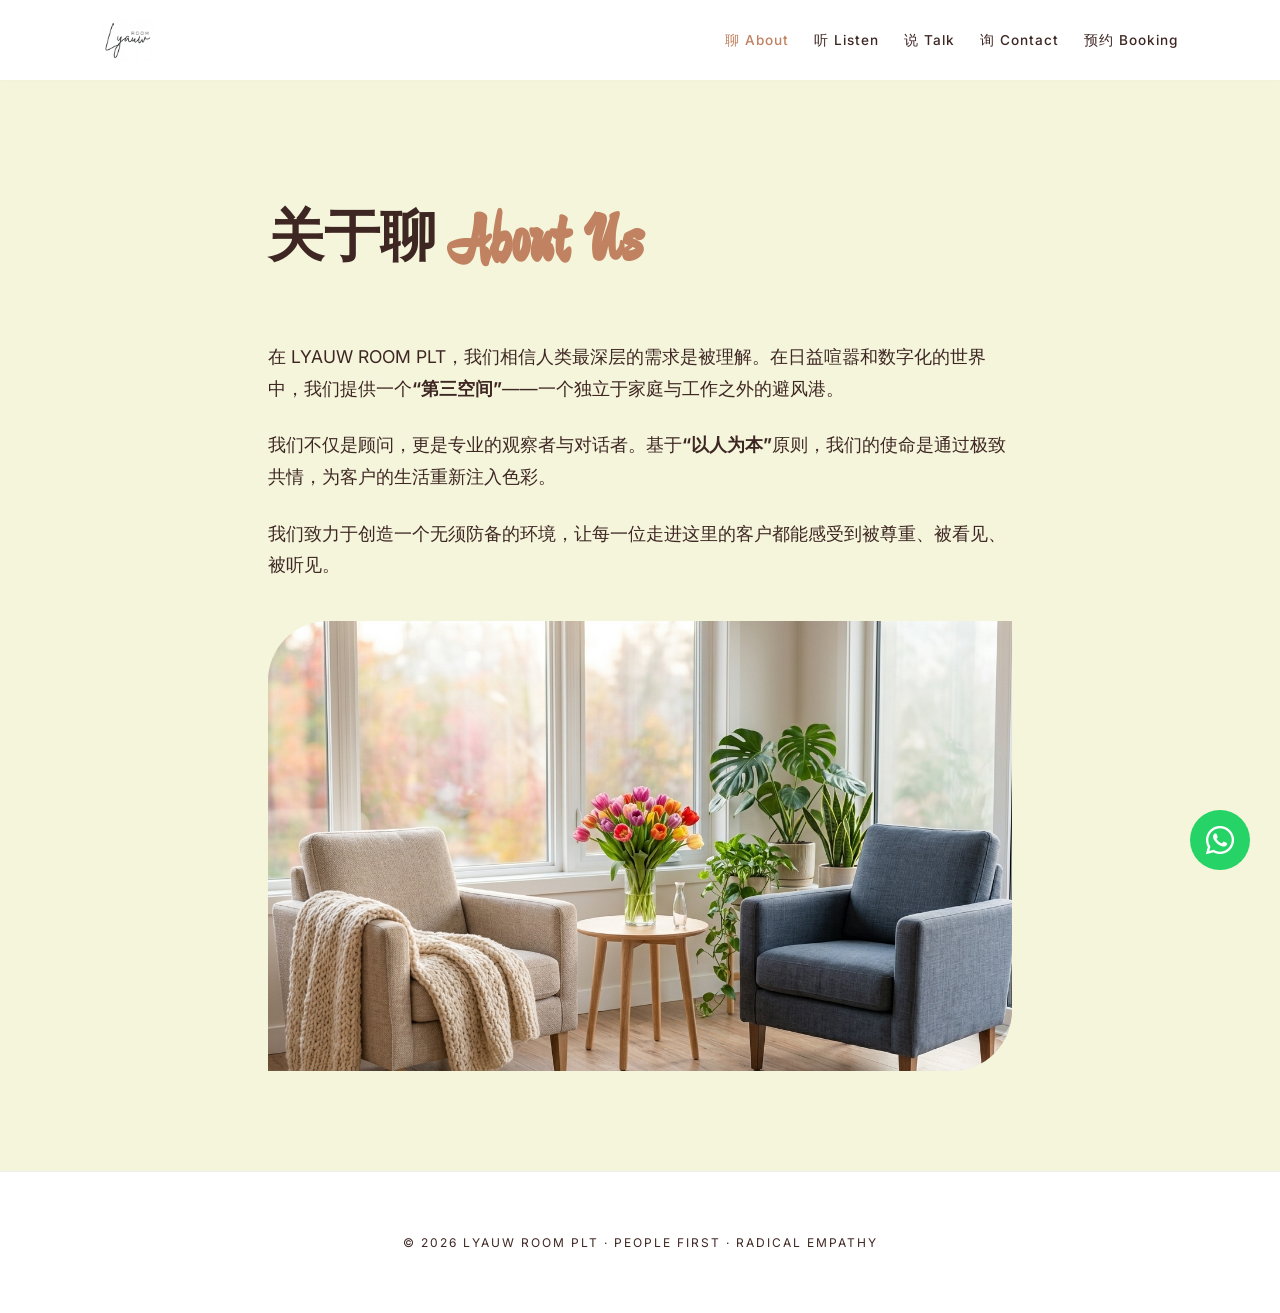
<file: about.html>
<!DOCTYPE html>
<html lang="zh">
<head>
    <meta charset="UTF-8">
    <meta name="viewport" content="width=device-width, initial-scale=1.0">
    <title>关于我们 | Lyauw Room</title>
    <link href="https://fonts.googleapis.com/css2?family=Ma+Shan+Zheng&family=Playfair+Display:ital,wght@0,400;0,700;1,400&family=Inter:wght@300;400;500&display=swap" rel="stylesheet">
    <link rel="stylesheet" href="https://cdnjs.cloudflare.com/ajax/libs/font-awesome/6.0.0/css/all.min.css">
    <style>
        :root { --bg-color: #F5F5DC; --text-main: #3E2723; --accent-color: #C08261; --white: #FFFFFF; --font-serif: 'Playfair Display', serif; --font-sans: 'Inter', sans-serif; --font-cursive: 'Ma Shan Zheng', cursive; }
        * { margin: 0; padding: 0; box-sizing: border-box; }
        body { font-family: var(--font-sans); background-color: var(--bg-color); color: var(--text-main); line-height: 1.8; }
        .cursive { font-family: var(--font-cursive); color: var(--accent-color); font-size: 1.2em; vertical-align: middle; }
        
        nav { display: flex; justify-content: space-between; align-items: center; padding: 0 8%; height: 80px; background: var(--white); position: sticky; top: 0; z-index: 1000; box-shadow: 0 1px 5px rgba(0,0,0,0.02); }
        .logo img { height: 42px; width: auto; display: block; }
        .nav-links { display: flex; gap: 25px; }
        .nav-links a { text-decoration: none; color: var(--text-main); font-size: 0.85rem; letter-spacing: 1px; font-weight: 500; transition: 0.3s; }
        .nav-links a:hover { color: var(--accent-color); }

        .page-content { padding: 100px 10%; max-width: 1000px; margin: 0 auto; }
        .page-content h1 { font-family: var(--font-serif); font-size: clamp(2.5rem, 5vw, 3.5rem); margin-bottom: 40px; }
        .page-content p { font-size: 1.1rem; margin-bottom: 25px; }
        
        .wa-float { position: fixed; bottom: 30px; right: 30px; background-color: #25D366; color: white; width: 60px; height: 60px; border-radius: 50%; display: flex; justify-content: center; align-items: center; font-size: 32px; z-index: 2000; text-decoration: none; }
        footer { background: var(--white); padding: 60px 20px; text-align: center; border-top: 1px solid #EEE; font-size: 0.75rem; letter-spacing: 2px; }
        @media (max-width: 768px) { .nav-links { display: none; } }
    </style>
</head>
<body>
    <nav>
        <div class="logo"><a href="index.html"><img src="logo.png" alt="Lyauw Room"></a></div>
        <div class="nav-links">
            <a href="about.html" style="color:var(--accent-color);">聊 About</a>
            <a href="listen.html">听 Listen</a>
            <a href="talk.html">说 Talk</a>
            <a href="contact.html">询 Contact</a>
            <a href="booking.html">预约 Booking</a>
        </div>
    </nav>

    <div class="page-content">
        <h1>关于聊 <span class="cursive">About Us</span></h1>
        <p>在 LYAUW ROOM PLT，我们相信人类最深层的需求是被理解。在日益喧嚣和数字化的世界中，我们提供一个<strong>“第三空间”</strong>——一个独立于家庭与工作之外的避风港。</p>
        <p>我们不仅是顾问，更是专业的观察者与对话者。基于<strong>“以人为本”</strong>原则，我们的使命是通过极致共情，为客户的生活重新注入色彩。</p>
        <p>我们致力于创造一个无须防备的环境，让每一位走进这里的客户都能感受到被尊重、被看见、被听见。</p>
        <img src="booking-bg.png" style="width:100%; height:450px; object-fit:cover; margin-top:40px; border-radius: 60px 0 60px 0; display:block;">
    </div>

    <a href="https://wa.me/60122395001" class="wa-float" target="_blank"><i class="fab fa-whatsapp"></i></a>
    <footer>&copy; 2026 LYAUW ROOM PLT · PEOPLE FIRST · RADICAL EMPATHY</footer>
</body>
</html>
</file>
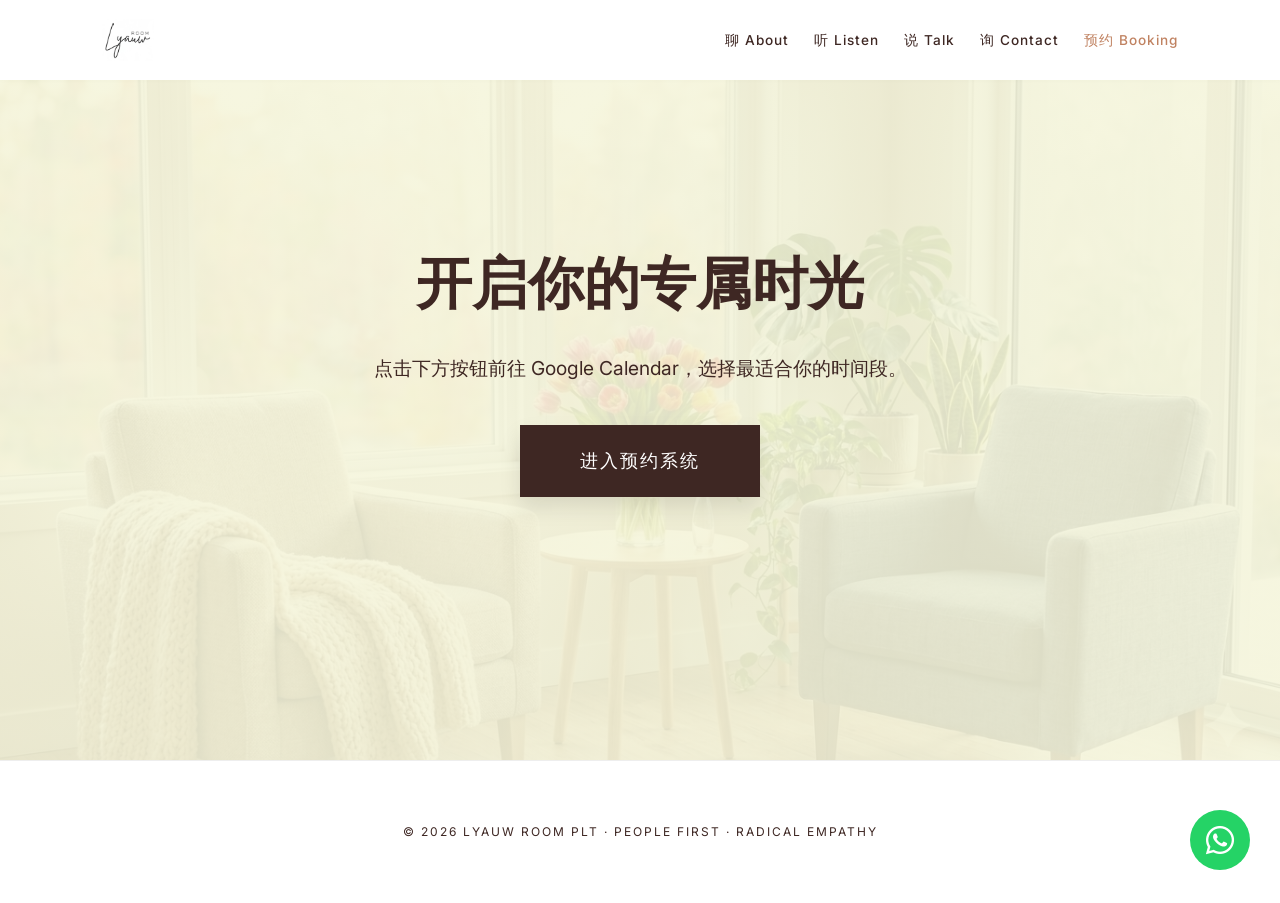
<file: booking.html>
<!DOCTYPE html>
<html lang="zh">
<head>
    <meta charset="UTF-8">
    <meta name="viewport" content="width=device-width, initial-scale=1.0">
    <title>预约 | Lyauw Room</title>
    <link href="https://fonts.googleapis.com/css2?family=Ma+Shan+Zheng&family=Playfair+Display:ital,wght@0,400;0,700;1,400&family=Inter:wght@300;400;500&display=swap" rel="stylesheet">
    <link rel="stylesheet" href="https://cdnjs.cloudflare.com/ajax/libs/font-awesome/6.0.0/css/all.min.css">
    <style>
        :root { --bg-color: #F5F5DC; --text-main: #3E2723; --accent-color: #C08261; --white: #FFFFFF; --font-serif: 'Playfair Display', serif; --font-sans: 'Inter', sans-serif; --font-cursive: 'Ma Shan Zheng', cursive; }
        * { margin: 0; padding: 0; box-sizing: border-box; }
        body { font-family: var(--font-sans); background-color: var(--white); color: var(--text-main); line-height: 1.8; }
        .cursive { font-family: var(--font-cursive); color: var(--accent-color); font-size: 1.2em; vertical-align: middle; }
        
        nav { display: flex; justify-content: space-between; align-items: center; padding: 0 8%; height: 80px; background: var(--white); position: sticky; top: 0; z-index: 1000; box-shadow: 0 1px 5px rgba(0,0,0,0.02); }
        .logo img { height: 42px; width: auto; display: block; }
        .nav-links { display: flex; gap: 25px; }
        .nav-links a { text-decoration: none; color: var(--text-main); font-size: 0.85rem; letter-spacing: 1px; font-weight: 500; transition: 0.3s; }
        .nav-links a:hover { color: var(--accent-color); }

        .page-content { padding: 150px 10% 200px; text-align: center; background: linear-gradient(rgba(245,245,220,0.9), rgba(245,245,220,0.9)), url('booking-bg.png'); background-size: cover; background-position: center; min-height: calc(100vh - 80px - 140px); }
        .page-content h1 { font-family: var(--font-serif); font-size: 3.5rem; margin-bottom: 20px; }
        
        .booking-btn { display: inline-block; margin-top: 40px; background: var(--text-main); color: var(--white); padding: 20px 60px; text-decoration: none; font-size: 1.1rem; letter-spacing: 2px; font-weight: 500; transition: 0.3s; box-shadow: 0 10px 20px rgba(0,0,0,0.1); }
        .booking-btn:hover { background: var(--accent-color); transform: translateY(-3px); }

        .wa-float { position: fixed; bottom: 30px; right: 30px; background-color: #25D366; color: white; width: 60px; height: 60px; border-radius: 50%; display: flex; justify-content: center; align-items: center; font-size: 32px; z-index: 2000; text-decoration: none; }
        footer { background: var(--white); padding: 60px 20px; text-align: center; border-top: 1px solid #EEE; font-size: 0.75rem; letter-spacing: 2px; }
        @media (max-width: 768px) { .nav-links { display: none; } }
    </style>
</head>
<body>
    <nav>
        <div class="logo"><a href="index.html"><img src="logo.png" alt="Lyauw Room"></a></div>
        <div class="nav-links">
            <a href="about.html">聊 About</a>
            <a href="listen.html">听 Listen</a>
            <a href="talk.html">说 Talk</a>
            <a href="contact.html">询 Contact</a>
            <a href="booking.html" style="color:var(--accent-color);">预约 Booking</a>
        </div>
    </nav>

    <div class="page-content">
        <h1>开启你的专属时光</h1>
        <p style="font-size: 1.2rem; max-width: 600px; margin: 0 auto;">点击下方按钮前往 Google Calendar，选择最适合你的时间段。</p>
        
        <a href="https://calendar.google.com/calendar/u/0/appointments/schedules/AcZssZ1ix-TnTnbzfWNR8o-ZXY1bqenivwTaWR8SnlJG1nFO553VabPqtTV9bAJH6E2yfgjX1CJkD24s?gv=true" class="booking-btn" target="_blank">进入预约系统</a>
    </div>

    <a href="https://wa.me/60122395001" class="wa-float" target="_blank"><i class="fab fa-whatsapp"></i></a>
    <footer>&copy; 2026 LYAUW ROOM PLT · PEOPLE FIRST · RADICAL EMPATHY</footer>
</body>
</html>
</file>
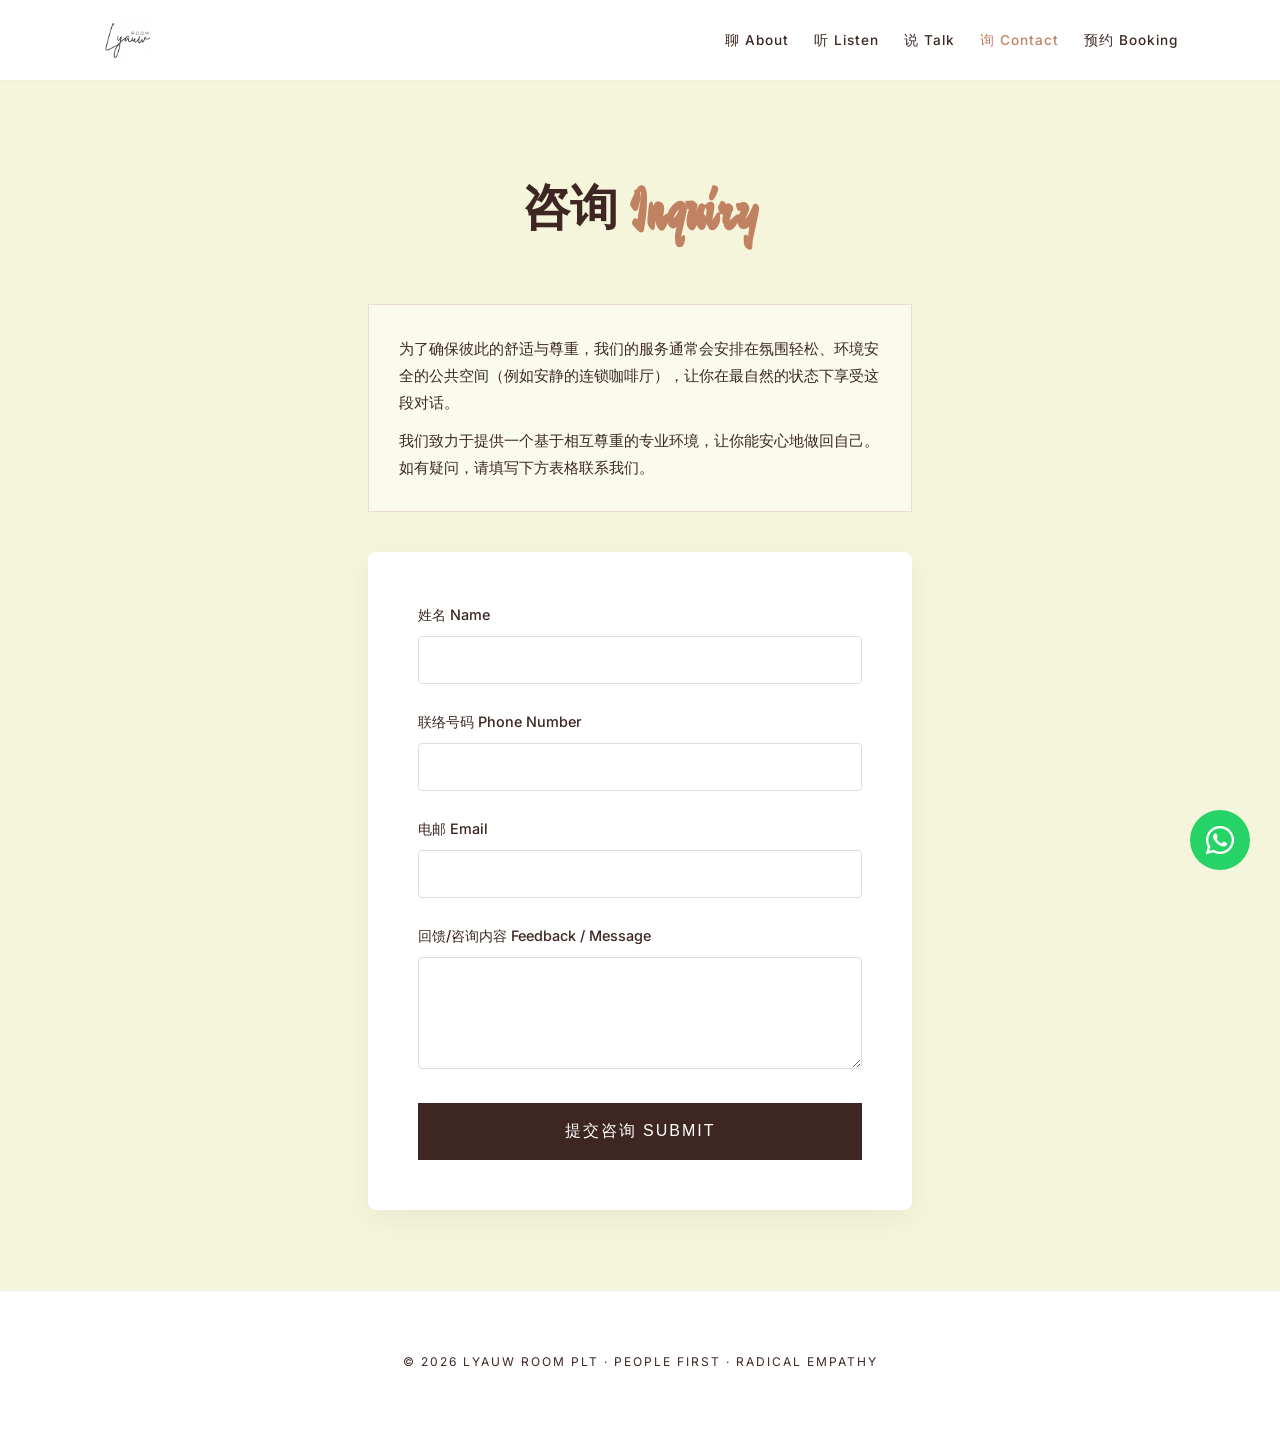
<file: contact.html>
<!DOCTYPE html>
<html lang="zh">
<head>
    <meta charset="UTF-8">
    <meta name="viewport" content="width=device-width, initial-scale=1.0">
    <title>咨询 | Lyauw Room</title>
    <link href="https://fonts.googleapis.com/css2?family=Ma+Shan+Zheng&family=Playfair+Display:ital,wght@0,400;0,700;1,400&family=Inter:wght@300;400;500&display=swap" rel="stylesheet">
    <link rel="stylesheet" href="https://cdnjs.cloudflare.com/ajax/libs/font-awesome/6.0.0/css/all.min.css">
    <style>
        :root { --bg-color: #F5F5DC; --text-main: #3E2723; --accent-color: #C08261; --white: #FFFFFF; --font-serif: 'Playfair Display', serif; --font-sans: 'Inter', sans-serif; --font-cursive: 'Ma Shan Zheng', cursive; }
        * { margin: 0; padding: 0; box-sizing: border-box; }
        body { font-family: var(--font-sans); background-color: var(--bg-color); color: var(--text-main); line-height: 1.8; }
        .cursive { font-family: var(--font-cursive); color: var(--accent-color); font-size: 1.2em; vertical-align: middle; }
        
        nav { display: flex; justify-content: space-between; align-items: center; padding: 0 8%; height: 80px; background: var(--white); position: sticky; top: 0; z-index: 1000; box-shadow: 0 1px 5px rgba(0,0,0,0.02); }
        .logo img { height: 42px; width: auto; display: block; }
        .nav-links { display: flex; gap: 25px; }
        .nav-links a { text-decoration: none; color: var(--text-main); font-size: 0.85rem; letter-spacing: 1px; font-weight: 500; transition: 0.3s; }
        .nav-links a:hover { color: var(--accent-color); }

        .page-content { padding: 80px 10%; max-width: 800px; margin: 0 auto; }
        .page-content h1 { font-family: var(--font-serif); font-size: 3rem; margin-bottom: 20px; text-align: center; }
        
        .disclaimer { margin: 40px 0; padding: 30px; background: rgba(255,255,255,0.5); border: 1px solid #EADDCD; font-size: 0.95rem; }
        
        form { background: var(--white); padding: 50px; border-radius: 8px; box-shadow: 0 10px 30px rgba(0,0,0,0.05); }
        .form-group { margin-bottom: 25px; }
        label { display: block; margin-bottom: 8px; font-weight: 500; font-size: 0.9rem; }
        input, textarea { width: 100%; padding: 15px; border: 1px solid #DDD; border-radius: 4px; font-family: var(--font-sans); outline: none; }
        input:focus, textarea:focus { border-color: var(--accent-color); }
        .submit-btn { background: var(--text-main); color: var(--white); border: none; padding: 18px; width: 100%; font-size: 1rem; letter-spacing: 2px; cursor: pointer; transition: 0.3s; }
        .submit-btn:hover { background: var(--accent-color); }

        .wa-float { position: fixed; bottom: 30px; right: 30px; background-color: #25D366; color: white; width: 60px; height: 60px; border-radius: 50%; display: flex; justify-content: center; align-items: center; font-size: 32px; z-index: 2000; text-decoration: none; }
        footer { background: var(--white); padding: 60px 20px; text-align: center; border-top: 1px solid #EEE; font-size: 0.75rem; letter-spacing: 2px; }
        @media (max-width: 768px) { .nav-links { display: none; } form { padding: 30px 20px; } }
    </style>
</head>
<body>
    <nav>
        <div class="logo"><a href="index.html"><img src="logo.png" alt="Lyauw Room"></a></div>
        <div class="nav-links">
            <a href="about.html">聊 About</a>
            <a href="listen.html">听 Listen</a>
            <a href="talk.html">说 Talk</a>
            <a href="contact.html" style="color:var(--accent-color);">询 Contact</a>
            <a href="booking.html">预约 Booking</a>
        </div>
    </nav>

    <div class="page-content">
        <h1>咨询 <span class="cursive">Inquiry</span></h1>
        
        <div class="disclaimer">
            <p>为了确保彼此的舒适与尊重，我们的服务通常会安排在氛围轻松、环境安全的公共空间（例如安静的连锁咖啡厅），让你在最自然的状态下享受这段对话。</p>
            <p style="margin-top: 10px;">我们致力于提供一个基于相互尊重的专业环境，让你能安心地做回自己。如有疑问，请填写下方表格联系我们。</p>
        </div>

        <form>
            <div class="form-group">
                <label>姓名 Name</label>
                <input type="text" required>
            </div>
            <div class="form-group">
                <label>联络号码 Phone Number</label>
                <input type="tel" required>
            </div>
            <div class="form-group">
                <label>电邮 Email</label>
                <input type="email" required>
            </div>
            <div class="form-group">
                <label>回馈/咨询内容 Feedback / Message</label>
                <textarea rows="5" required></textarea>
            </div>
            <button type="submit" class="submit-btn">提交咨询 SUBMIT</button>
        </form>
    </div>

    <a href="https://wa.me/60122395001" class="wa-float" target="_blank"><i class="fab fa-whatsapp"></i></a>
    <footer>&copy; 2026 LYAUW ROOM PLT · PEOPLE FIRST · RADICAL EMPATHY</footer>
</body>
</html>
</file>
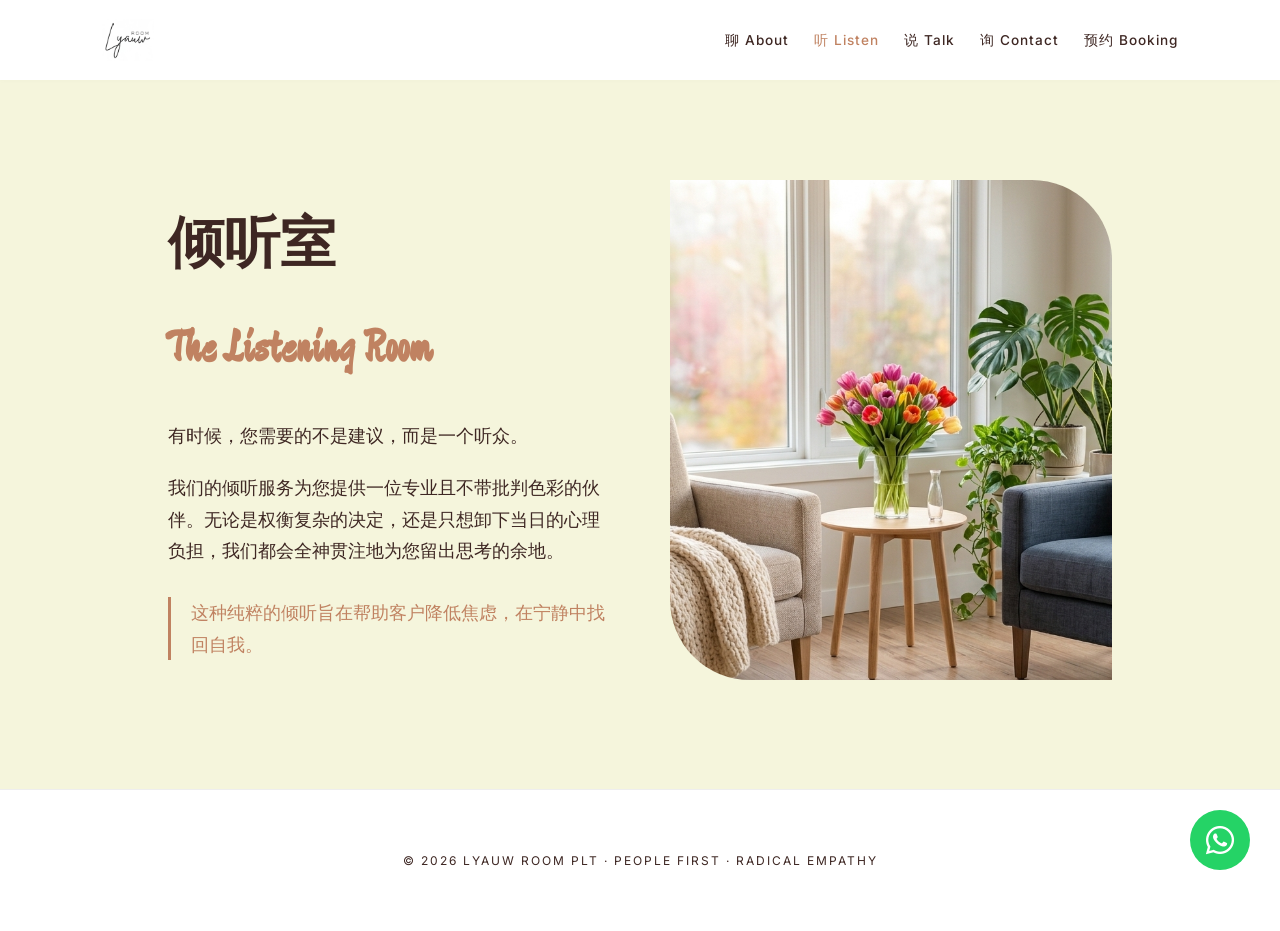
<file: listen.html>
<!DOCTYPE html>
<html lang="zh">
<head>
    <meta charset="UTF-8">
    <meta name="viewport" content="width=device-width, initial-scale=1.0">
    <title>倾听室 | Lyauw Room</title>
    <link href="https://fonts.googleapis.com/css2?family=Ma+Shan+Zheng&family=Playfair+Display:ital,wght@0,400;0,700;1,400&family=Inter:wght@300;400;500&display=swap" rel="stylesheet">
    <link rel="stylesheet" href="https://cdnjs.cloudflare.com/ajax/libs/font-awesome/6.0.0/css/all.min.css">
    <style>
        :root { --bg-color: #F5F5DC; --text-main: #3E2723; --accent-color: #C08261; --white: #FFFFFF; --font-serif: 'Playfair Display', serif; --font-sans: 'Inter', sans-serif; --font-cursive: 'Ma Shan Zheng', cursive; }
        * { margin: 0; padding: 0; box-sizing: border-box; }
        body { font-family: var(--font-sans); background-color: var(--bg-color); color: var(--text-main); line-height: 1.8; }
        .cursive { font-family: var(--font-cursive); color: var(--accent-color); font-size: 1.2em; vertical-align: middle; }
        
        nav { display: flex; justify-content: space-between; align-items: center; padding: 0 8%; height: 80px; background: var(--white); position: sticky; top: 0; z-index: 1000; box-shadow: 0 1px 5px rgba(0,0,0,0.02); }
        .logo img { height: 42px; width: auto; display: block; }
        .nav-links { display: flex; gap: 25px; }
        .nav-links a { text-decoration: none; color: var(--text-main); font-size: 0.85rem; letter-spacing: 1px; font-weight: 500; transition: 0.3s; }
        .nav-links a:hover { color: var(--accent-color); }

        .page-content { padding: 100px 10%; max-width: 1200px; margin: 0 auto; display: flex; flex-wrap: wrap; gap: 60px; align-items: center; }
        .text-box { flex: 1; min-width: 300px; }
        .text-box h1 { font-family: var(--font-serif); font-size: clamp(2.5rem, 5vw, 3.5rem); margin-bottom: 30px; }
        .text-box p { font-size: 1.1rem; margin-bottom: 20px; }
        .img-box { flex: 1; min-width: 300px; }
        .img-box img { width: 100%; height: 500px; object-fit: cover; border-radius: 0 80px 0 80px; }

        .wa-float { position: fixed; bottom: 30px; right: 30px; background-color: #25D366; color: white; width: 60px; height: 60px; border-radius: 50%; display: flex; justify-content: center; align-items: center; font-size: 32px; z-index: 2000; text-decoration: none; }
        footer { background: var(--white); padding: 60px 20px; text-align: center; border-top: 1px solid #EEE; font-size: 0.75rem; letter-spacing: 2px; }
        @media (max-width: 768px) { .nav-links { display: none; } }
    </style>
</head>
<body>
    <nav>
        <div class="logo"><a href="index.html"><img src="logo.png" alt="Lyauw Room"></a></div>
        <div class="nav-links">
            <a href="about.html">聊 About</a>
            <a href="listen.html" style="color:var(--accent-color);">听 Listen</a>
            <a href="talk.html">说 Talk</a>
            <a href="contact.html">询 Contact</a>
            <a href="booking.html">预约 Booking</a>
        </div>
    </nav>

    <div class="page-content">
        <div class="text-box">
            <h1>倾听室<br><span class="cursive" style="font-size: 0.8em;">The Listening Room</span></h1>
            <p>有时候，您需要的不是建议，而是一个听众。</p>
            <p>我们的倾听服务为您提供一位专业且不带批判色彩的伙伴。无论是权衡复杂的决定，还是只想卸下当日的心理负担，我们都会全神贯注地为您留出思考的余地。</p>
            <p style="color: var(--accent-color); font-weight: 500; margin-top: 30px; border-left: 3px solid var(--accent-color); padding-left: 20px;">
                这种纯粹的倾听旨在帮助客户降低焦虑，在宁静中找回自我。
            </p>
        </div>
        <div class="img-box"><img src="booking-bg.png" alt="Listening Room"></div>
    </div>

    <a href="https://wa.me/60122395001" class="wa-float" target="_blank"><i class="fab fa-whatsapp"></i></a>
    <footer>&copy; 2026 LYAUW ROOM PLT · PEOPLE FIRST · RADICAL EMPATHY</footer>
</body>
</html>
</file>
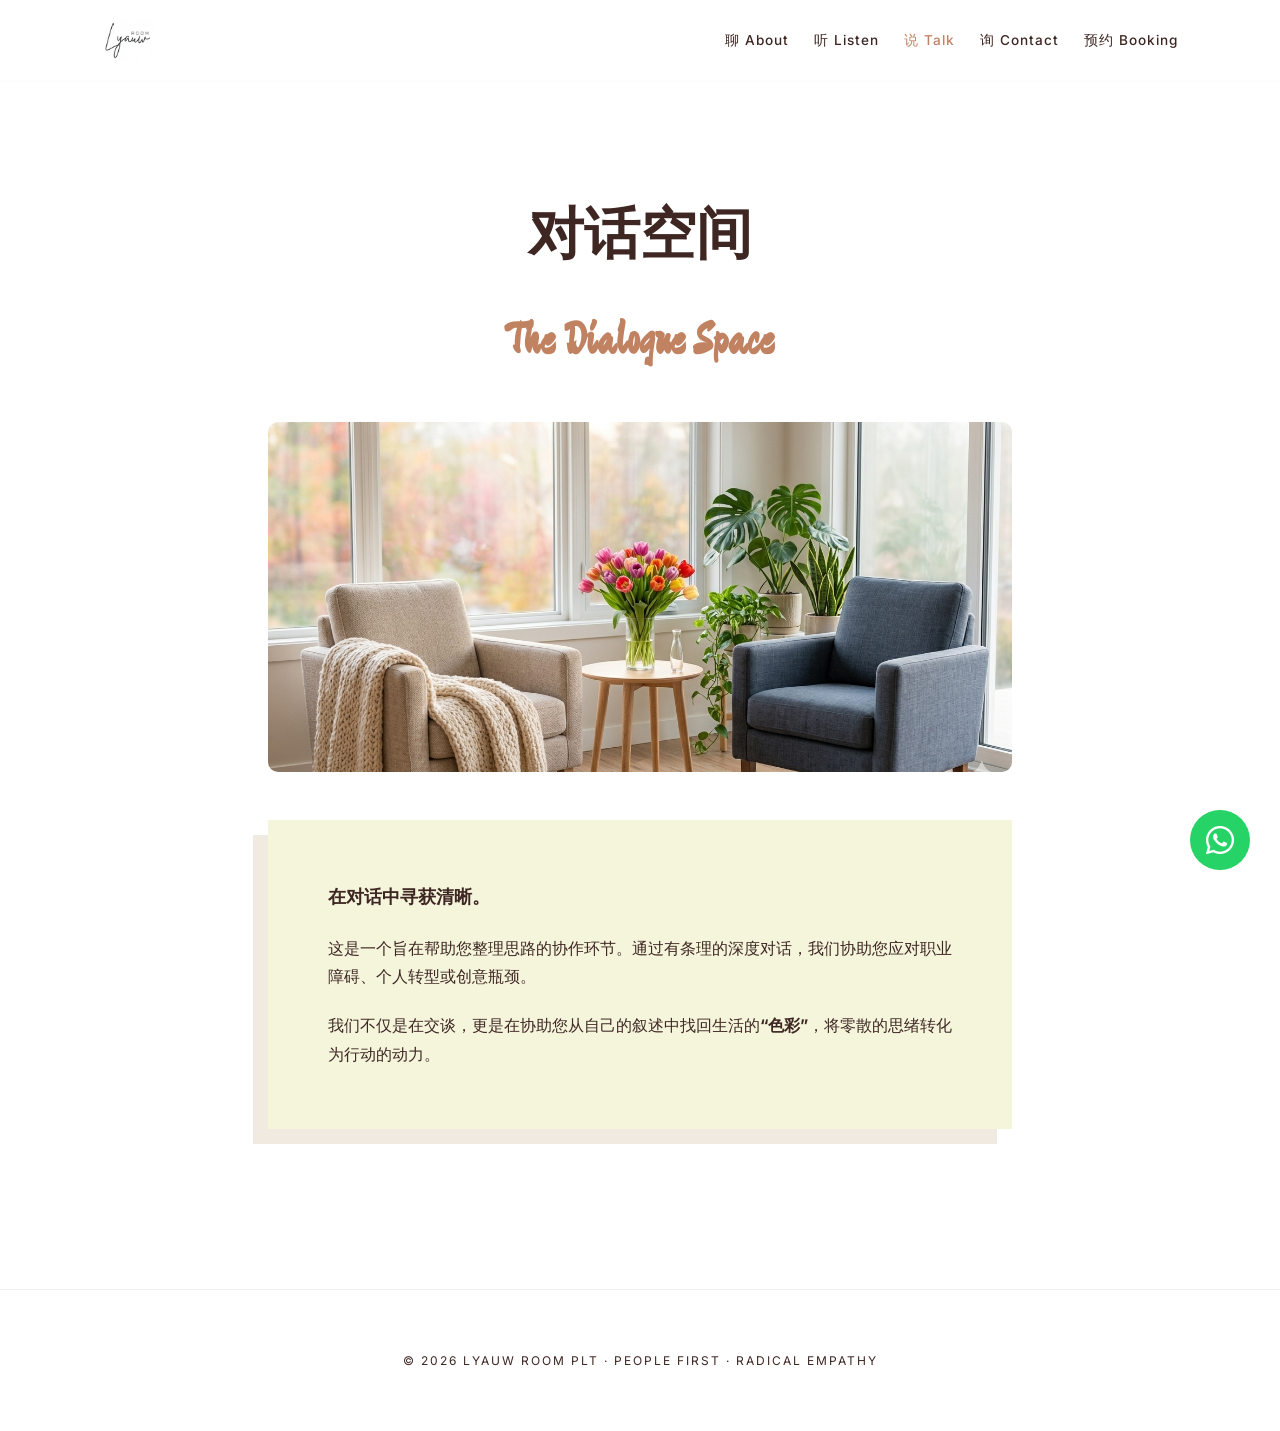
<file: talk.html>
<!DOCTYPE html>
<html lang="zh">
<head>
    <meta charset="UTF-8">
    <meta name="viewport" content="width=device-width, initial-scale=1.0">
    <title>对话空间 | Lyauw Room</title>
    <link href="https://fonts.googleapis.com/css2?family=Ma+Shan+Zheng&family=Playfair+Display:ital,wght@0,400;0,700;1,400&family=Inter:wght@300;400;500&display=swap" rel="stylesheet">
    <link rel="stylesheet" href="https://cdnjs.cloudflare.com/ajax/libs/font-awesome/6.0.0/css/all.min.css">
    <style>
        :root { --bg-color: #F5F5DC; --text-main: #3E2723; --accent-color: #C08261; --white: #FFFFFF; --font-serif: 'Playfair Display', serif; --font-sans: 'Inter', sans-serif; --font-cursive: 'Ma Shan Zheng', cursive; }
        * { margin: 0; padding: 0; box-sizing: border-box; }
        body { font-family: var(--font-sans); background-color: var(--white); color: var(--text-main); line-height: 1.8; }
        .cursive { font-family: var(--font-cursive); color: var(--accent-color); font-size: 1.2em; vertical-align: middle; }
        
        nav { display: flex; justify-content: space-between; align-items: center; padding: 0 8%; height: 80px; background: var(--white); position: sticky; top: 0; z-index: 1000; box-shadow: 0 1px 5px rgba(0,0,0,0.02); }
        .logo img { height: 42px; width: auto; display: block; }
        .nav-links { display: flex; gap: 25px; }
        .nav-links a { text-decoration: none; color: var(--text-main); font-size: 0.85rem; letter-spacing: 1px; font-weight: 500; transition: 0.3s; }
        .nav-links a:hover { color: var(--accent-color); }

        .page-content { padding: 100px 10%; max-width: 1000px; margin: 0 auto; text-align: center; }
        .page-content h1 { font-family: var(--font-serif); font-size: clamp(2.5rem, 5vw, 3.5rem); margin-bottom: 40px; }
        .content-box { background: var(--bg-color); padding: 60px; margin-top: 40px; box-shadow: -15px 15px 0px #F0EAE1; text-align: left; }
        
        .wa-float { position: fixed; bottom: 30px; right: 30px; background-color: #25D366; color: white; width: 60px; height: 60px; border-radius: 50%; display: flex; justify-content: center; align-items: center; font-size: 32px; z-index: 2000; text-decoration: none; }
        footer { background: var(--white); padding: 60px 20px; text-align: center; border-top: 1px solid #EEE; font-size: 0.75rem; letter-spacing: 2px; margin-top: 60px;}
        @media (max-width: 768px) { .nav-links { display: none; } .content-box{ padding: 30px; box-shadow: -10px 10px 0px #F0EAE1;} }
    </style>
</head>
<body>
    <nav>
        <div class="logo"><a href="index.html"><img src="logo.png" alt="Lyauw Room"></a></div>
        <div class="nav-links">
            <a href="about.html">聊 About</a>
            <a href="listen.html">听 Listen</a>
            <a href="talk.html" style="color:var(--accent-color);">说 Talk</a>
            <a href="contact.html">询 Contact</a>
            <a href="booking.html">预约 Booking</a>
        </div>
    </nav>

    <div class="page-content">
        <h1>对话空间 <br><span class="cursive" style="font-size:0.8em">The Dialogue Space</span></h1>
        <img src="booking-bg.png" style="width:100%; height:350px; object-fit:cover; border-radius: 10px;">
        
        <div class="content-box">
            <p style="font-size: 1.15rem; margin-bottom: 20px;"><strong>在对话中寻获清晰。</strong></p>
            <p style="margin-bottom: 20px;">这是一个旨在帮助您整理思路的协作环节。通过有条理的深度对话，我们协助您应对职业障碍、个人转型或创意瓶颈。</p>
            <p>我们不仅是在交谈，更是在协助您从自己的叙述中找回生活的<strong>“色彩”</strong>，将零散的思绪转化为行动的动力。</p>
        </div>
    </div>

    <a href="https://wa.me/60122395001" class="wa-float" target="_blank"><i class="fab fa-whatsapp"></i></a>
    <footer>&copy; 2026 LYAUW ROOM PLT · PEOPLE FIRST · RADICAL EMPATHY</footer>
</body>
</html>
</file>
